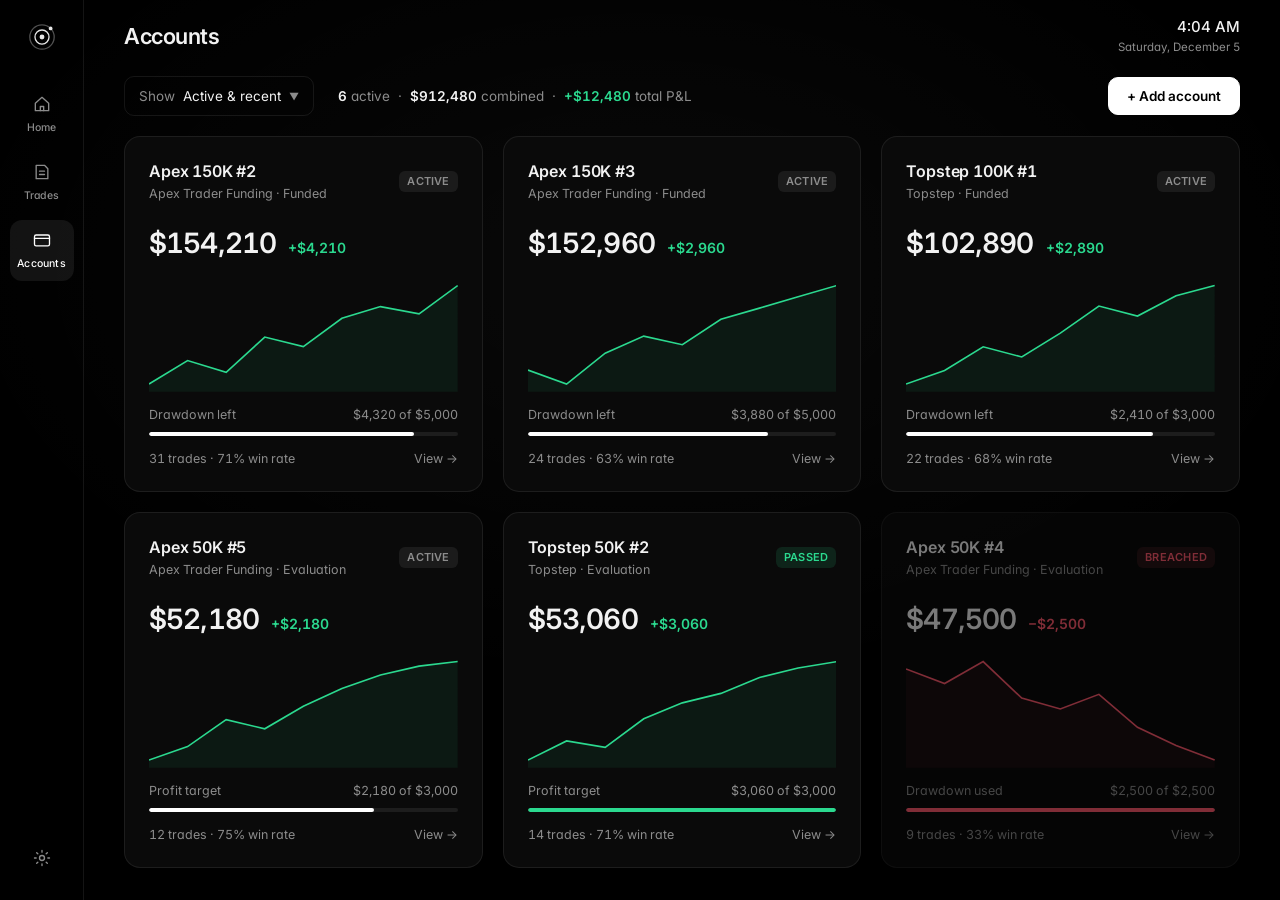
<file: mockup/accounts.html>
<!doctype html>
<html lang="en">
<head>
<meta charset="utf-8">
<meta name="viewport" content="width=device-width, initial-scale=1">
<title>Accounts</title>
<link href="https://fonts.googleapis.com/css2?family=Inter:wght@300;400;500;600;700&display=swap" rel="stylesheet">
<link rel="stylesheet" href="hud.css">
</head>
<body data-page="accounts" data-title="Accounts">
<section id="content" class="page">
  <div class="toolbar">
    <div class="field"><span class="k">Show</span> Active &amp; recent <span class="chev">▼</span></div>
    <div class="muted" style="margin-left:14px;font-size:13.5px"><b style="color:var(--text);font-weight:600">6</b> active &nbsp;·&nbsp; <b style="color:var(--text);font-weight:600">$912,480</b> combined &nbsp;·&nbsp; <b class="up" style="font-weight:600">+$12,480</b> total P&amp;L</div>
    <div class="grow"></div>
    <button class="btn primary" data-open>+ Add account</button>
  </div>


  <div class="cards" id="cards"></div>

  <div class="scrim" hidden>
    <div class="modal" style="width:560px">
      <h2>Add account <small data-close>✕</small></h2>
      <div class="form">
        <div class="f w4"><label>Name</label><div class="in focus">Apex 150K #4</div></div>
        <div class="f w2"><label>Firm or broker</label><div class="in">Apex Trader Funding <span class="muted">▾</span></div></div>
        <div class="f w2"><label>Type</label><div class="seg"><span>Evaluation</span><span class="on">Funded</span></div></div>
        <div class="f w2"><label>Starting balance</label><div class="in">$150,000</div></div>
        <div class="f w2"><label>Max drawdown</label><div class="in">$5,000</div></div>
        <div class="f w4"><label>Notes</label><div class="in area">Trade only NQ and ES, max 2 contracts.</div></div>
      </div>
      <div class="actions"><button class="btn" data-close>Cancel</button><button class="btn primary">Save account</button></div>
    </div>
  </div>
</section>

<script src="chrome.js"></script>
<script>
  // name, firm, type, status, balance, pnl, trades, winrate, progress label, progress value, progress %, spark
  const accts = [
    ["Apex 150K #2", "Apex Trader Funding", "Funded", "Active", 154210, 4210, 31, "71%", "Drawdown left", "$4,320 of $5,000", 86, [0, 1, 0.5, 2, 1.6, 2.8, 3.3, 3, 4.2]],
    ["Apex 150K #3", "Apex Trader Funding", "Funded", "Active", 152960, 2960, 24, "63%", "Drawdown left", "$3,880 of $5,000", 78, [0, -0.5, 0.6, 1.2, 0.9, 1.8, 2.2, 2.6, 3]],
    ["Topstep 100K #1", "Topstep", "Funded", "Active", 102890, 2890, 22, "68%", "Drawdown left", "$2,410 of $3,000", 80, [0, 0.4, 1.1, 0.8, 1.5, 2.3, 2, 2.6, 2.9]],
    ["Apex 50K #5", "Apex Trader Funding", "Evaluation", "Active", 52180, 2180, 12, "75%", "Profit target", "$2,180 of $3,000", 73, [0, 0.3, 0.9, 0.7, 1.2, 1.6, 1.9, 2.1, 2.2]],
    ["Topstep 50K #2", "Topstep", "Evaluation", "Passed", 53060, 3060, 14, "71%", "Profit target", "$3,060 of $3,000", 100, [0, 0.6, 0.4, 1.3, 1.8, 2.1, 2.6, 2.9, 3.1]],
    ["Apex 50K #4", "Apex Trader Funding", "Evaluation", "Breached", 47500, -2500, 9, "33%", "Drawdown used", "$2,500 of $2,500", 100, [0, -0.4, 0.2, -0.8, -1.1, -0.7, -1.6, -2.1, -2.5]],
  ];
  const money = (v) => (v >= 0 ? "+$" : "−$") + Math.abs(v).toLocaleString();
  const spark = (pts, pos) => {
    const min = Math.min(...pts), max = Math.max(...pts), w = 300, h = 60;
    const d = pts.map((v, i) => (i ? "L" : "M") + ((i / (pts.length - 1)) * w).toFixed(1) + " " + (h - 4 - ((v - min) / (max - min || 1)) * (h - 8)).toFixed(1)).join(" ");
    const col = pos ? "#2bd98f" : "#ff5a6e";
    return `<svg viewBox="0 0 ${w} ${h}" preserveAspectRatio="none"><path d="${d} L${w} ${h} L0 ${h}Z" fill="${col}" fill-opacity=".07"/><path d="${d}" fill="none" stroke="${col}" stroke-width="1.6" vector-effect="non-scaling-stroke"/></svg>`;
  };
  document.getElementById("cards").innerHTML = accts.map(([name, firm, type, status, bal, pnl, n, wr, plabel, pval, pct, pts]) => {
    const pill = status === "Passed" ? "l" : status === "Breached" ? "s" : "n";
    const bar = status === "Breached" ? "background:var(--red)" : status === "Passed" ? "background:var(--green)" : "";
    return `
    <div class="panel acct ${status === "Breached" ? "dead" : ""}">
      <div class="row1">
        <div><div class="name">${name}</div><div class="firm">${firm} · ${type}</div></div>
        <span class="pill ${pill}">${status.toUpperCase()}</span>
      </div>
      <div class="bal"><span class="big">$${bal.toLocaleString()}</span><span class="pnl ${pnl >= 0 ? "up" : "dn"}">${money(pnl)}</span></div>
      <div class="spark">${spark(pts, pnl >= 0)}</div>
      <div class="prog"><span>${plabel}</span><span>${pval}</span></div>
      <div class="barline"><i style="width:${pct}%;${bar}"></i></div>
      <div class="prog" style="margin-top:14px"><span>${n} trades · ${wr} win rate</span><span>View →</span></div>
    </div>`;
  }).join("");
</script>
</body>
</html>
</file>
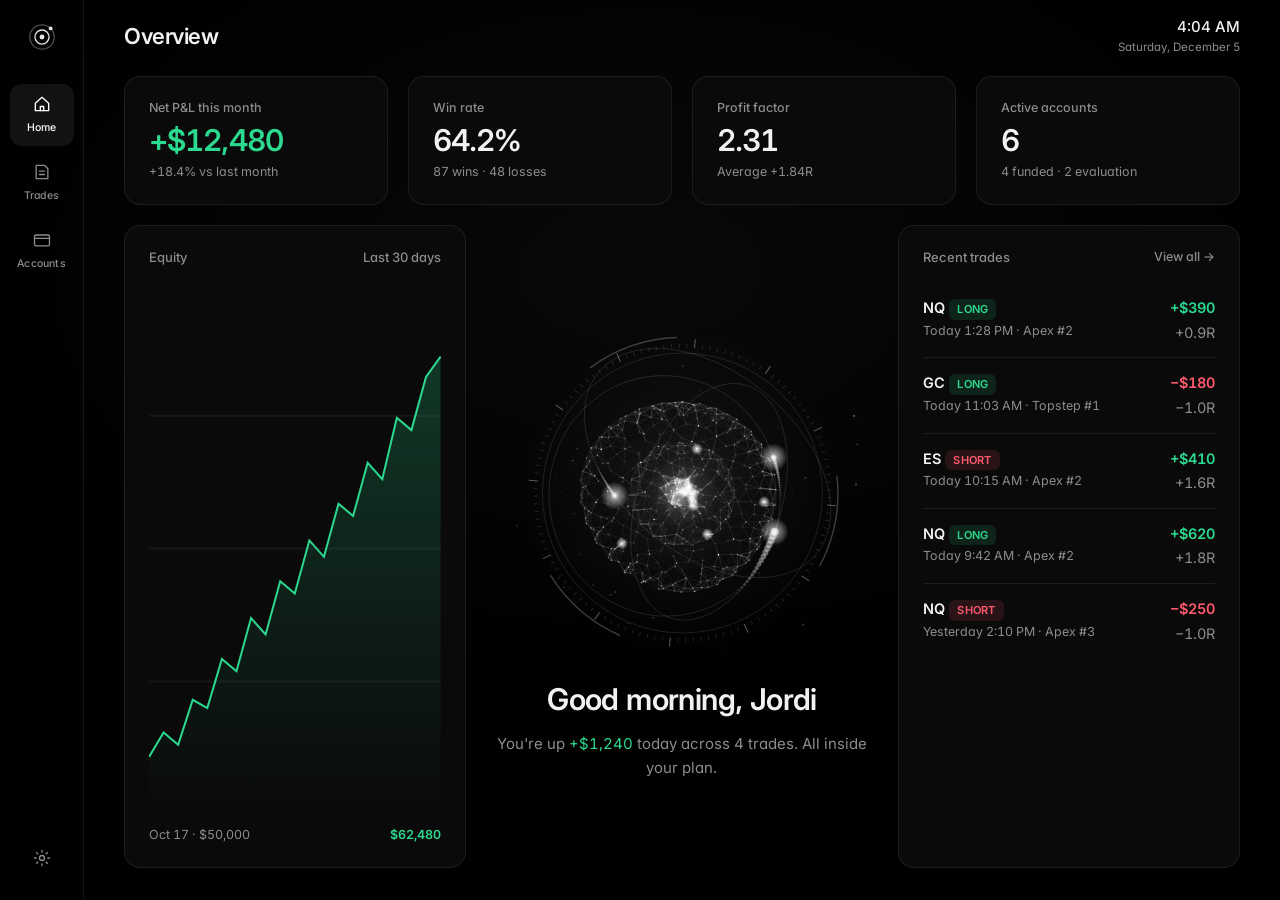
<file: mockup/dashboard.html>
<!doctype html>
<html lang="en">
<head>
<meta charset="utf-8">
<meta name="viewport" content="width=device-width, initial-scale=1">
<title>Trading Dashboard</title>
<link href="https://fonts.googleapis.com/css2?family=Inter:wght@300;400;500;600;700&display=swap" rel="stylesheet">
<link rel="stylesheet" href="hud.css">
</head>
<body data-page="dashboard" data-title="Overview">
<section id="content" class="dash">
  <div class="kpis">
    <div class="panel kpi"><div class="lbl">Net P&amp;L this month</div><div class="val up">+$12,480</div><div class="sub">+18.4% vs last month</div></div>
    <div class="panel kpi"><div class="lbl">Win rate</div><div class="val">64.2%</div><div class="sub">87 wins · 48 losses</div></div>
    <div class="panel kpi"><div class="lbl">Profit factor</div><div class="val">2.31</div><div class="sub">Average +1.84R</div></div>
    <div class="panel kpi"><div class="lbl">Active accounts</div><div class="val">6</div><div class="sub">4 funded · 2 evaluation</div></div>
  </div>

  <div class="panel chart" style="display:flex;flex-direction:column">
    <div class="ph">Equity <span>Last 30 days</span></div>
    <div style="flex:1;min-height:0">
      <svg viewBox="0 0 400 260" preserveAspectRatio="none">
        <defs><linearGradient id="eq" x1="0" y1="0" x2="0" y2="1"><stop offset="0" stop-color="#2bd98f" stop-opacity=".22"/><stop offset="1" stop-color="#2bd98f" stop-opacity="0"/></linearGradient></defs>
        <g stroke="rgba(255,255,255,.05)"><line x1="0" y1="65" x2="400" y2="65"/><line x1="0" y1="130" x2="400" y2="130"/><line x1="0" y1="195" x2="400" y2="195"/></g>
        <path d="M0 232 L20 220 L40 226 L60 204 L80 208 L100 184 L120 190 L140 164 L160 172 L180 146 L200 152 L220 126 L240 134 L260 108 L280 114 L300 88 L320 96 L340 66 L360 72 L380 46 L400 36 L400 260 L0 260Z" fill="url(#eq)"/>
        <path d="M0 232 L20 220 L40 226 L60 204 L80 208 L100 184 L120 190 L140 164 L160 172 L180 146 L200 152 L220 126 L240 134 L260 108 L280 114 L300 88 L320 96 L340 66 L360 72 L380 46 L400 36" fill="none" stroke="#2bd98f" stroke-width="2" vector-effect="non-scaling-stroke"/>
      </svg>
    </div>
    <div style="display:flex;justify-content:space-between;font-size:12.5px;color:var(--muted);margin-top:12px"><span>Oct 17 · $50,000</span><span class="up" style="font-weight:600">$62,480</span></div>
  </div>

  <div class="core">
    <canvas id="atom"></canvas>
    <div class="hello"><span id="greeting">Good evening</span>, Jordi</div>
    <div class="line">You're up <span class="up">+$1,240</span> today across 4 trades. All inside your plan.</div>
  </div>

  <div class="panel">
    <div class="ph">Recent trades <a href="trades.html">View all →</a></div>
    <div class="list">
      <div class="it"><b>NQ <span class="pill l">LONG</span></b><span class="r up">+$390</span><span class="m">Today 1:28 PM · Apex #2</span><span class="m r" style="font-weight:400">+0.9R</span></div>
      <div class="it"><b>GC <span class="pill l">LONG</span></b><span class="r dn">−$180</span><span class="m">Today 11:03 AM · Topstep #1</span><span class="m r" style="font-weight:400">−1.0R</span></div>
      <div class="it"><b>ES <span class="pill s">SHORT</span></b><span class="r up">+$410</span><span class="m">Today 10:15 AM · Apex #2</span><span class="m r" style="font-weight:400">+1.6R</span></div>
      <div class="it"><b>NQ <span class="pill l">LONG</span></b><span class="r up">+$620</span><span class="m">Today 9:42 AM · Apex #2</span><span class="m r" style="font-weight:400">+1.8R</span></div>
      <div class="it"><b>NQ <span class="pill s">SHORT</span></b><span class="r dn">−$250</span><span class="m">Yesterday 2:10 PM · Apex #3</span><span class="m r" style="font-weight:400">−1.0R</span></div>
    </div>
  </div>
</section>

<script src="chrome.js"></script>
<script src="atom.js"></script>
<script>
  const h = new Date().getHours();
  document.getElementById("greeting").textContent = h < 12 ? "Good morning" : h < 18 ? "Good afternoon" : "Good evening";
  createAtom(document.getElementById("atom"), { scale: 0.24, centerY: 0.5, density: 0.85 });
</script>
</body>
</html>
</file>
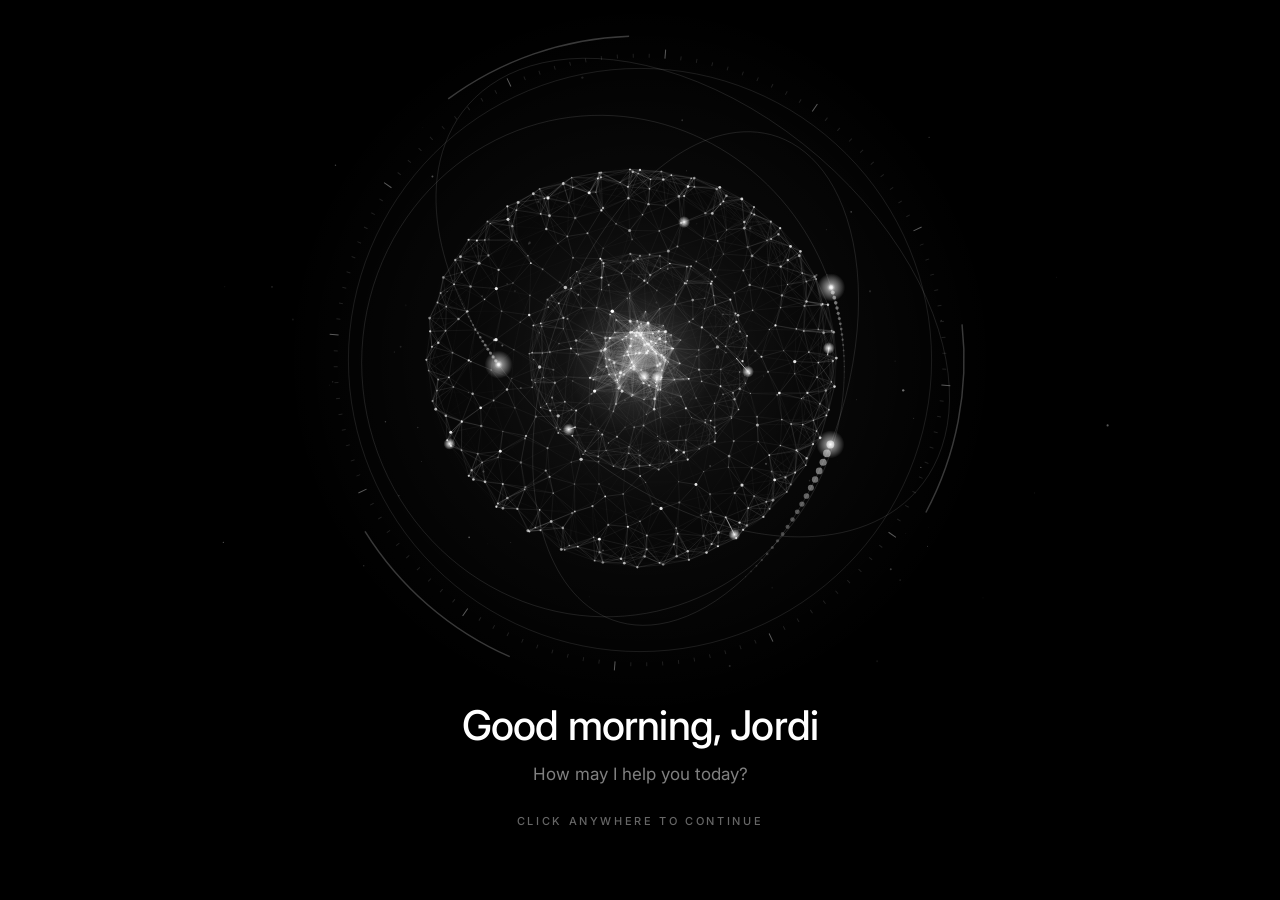
<file: mockup/intro.html>
<!doctype html>
<html lang="en">
<head>
<meta charset="utf-8">
<meta name="viewport" content="width=device-width, initial-scale=1">
<title>Welcome</title>
<link href="https://fonts.googleapis.com/css2?family=Inter:wght@300;400;500;600&display=swap" rel="stylesheet">
<style>
  * { box-sizing: border-box; }
  html, body { margin: 0; height: 100%; background: #000; color: #fff; overflow: hidden; cursor: pointer; }
  canvas { position: fixed; inset: 0; width: 100%; height: 100%; display: block; }
  .greet { position: fixed; left: 0; right: 0; bottom: 8vh; text-align: center; pointer-events: none; }
  .hello { font: 500 clamp(28px, 3.2vw, 44px) "Inter", sans-serif; letter-spacing: -0.02em; opacity: 0; animation: up 1.6s 0.8s ease-out forwards; }
  .sub { margin-top: 14px; font: 400 17px "Inter", sans-serif; color: rgba(255,255,255,0.5); opacity: 0; animation: up 1.6s 1.8s ease-out forwards; }
  .hint { margin-top: 30px; font: 500 11px "Inter", sans-serif; letter-spacing: 0.24em; color: rgba(255,255,255,0.4); opacity: 0; animation: up 1s 2.8s ease-out forwards, breathe 3.5s 3.8s ease-in-out infinite; }
  @keyframes up { from { opacity: 0; transform: translateY(12px); } to { opacity: 1; transform: none; } }
  @keyframes breathe { 50% { opacity: 0.35; } }
  .fade { position: fixed; inset: 0; background: #000; opacity: 0; pointer-events: none; transition: opacity 0.8s; }
  body.leaving .fade { opacity: 1; }
</style>
</head>
<body>
<canvas id="c"></canvas>
<div class="greet">
  <div class="hello"><span id="greeting">Good evening</span>, Jordi</div>
  <div class="sub">How may I help you today?</div>
  <div class="hint">CLICK ANYWHERE TO CONTINUE</div>
</div>
<div class="fade"></div>
<script src="atom.js"></script>
<script>
  const h = new Date().getHours();
  document.getElementById("greeting").textContent = h < 12 ? "Good morning" : h < 18 ? "Good afternoon" : "Good evening";
  createAtom(document.getElementById("c"), { scale: 0.2, centerY: 0.4 });
  addEventListener("click", () => {
    document.body.classList.add("leaving");
    setTimeout(() => (location.href = "dashboard.html"), 800);
  });
</script>
</body>
</html>
</file>
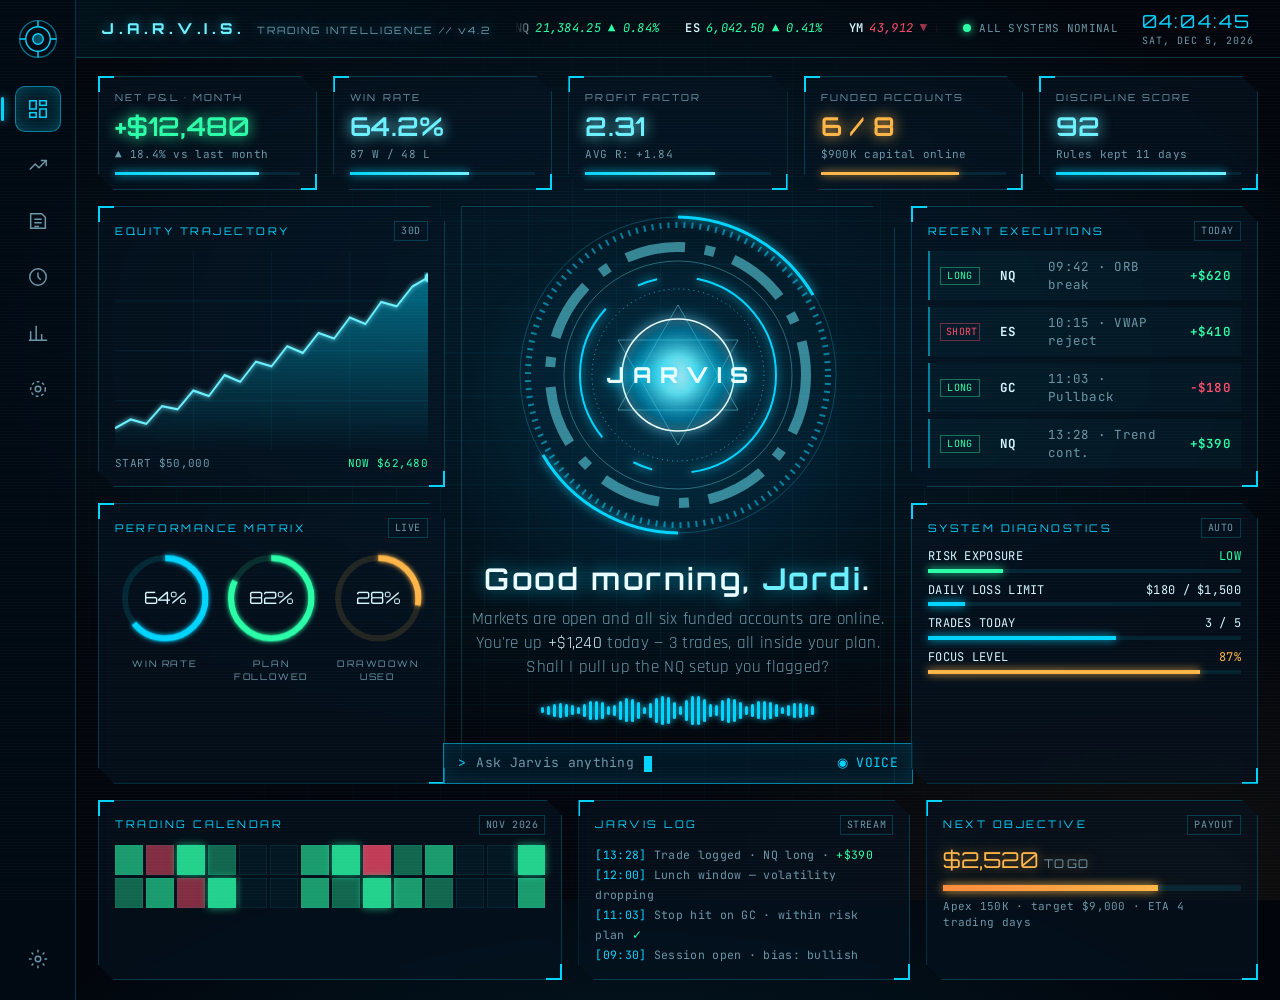
<file: mockup/jarvis-dashboard.html>
<!doctype html>
<html lang="en">
<head>
<meta charset="utf-8">
<meta name="viewport" content="width=device-width, initial-scale=1">
<title>Jarvis Trading Dashboard</title>
<link rel="preconnect" href="https://fonts.googleapis.com">
<link href="https://fonts.googleapis.com/css2?family=Orbitron:wght@400;600;800&family=Rajdhani:wght@400;500;600;700&family=JetBrains+Mono:wght@400;600&display=swap" rel="stylesheet">
<style>
:root {
  --bg: #02060c;
  --panel: rgba(6, 20, 34, 0.62);
  --line: rgba(0, 212, 255, 0.22);
  --line-strong: rgba(0, 212, 255, 0.55);
  --cyan: #00d4ff;
  --cyan-2: #6cf0ff;
  --cyan-dim: rgba(0, 212, 255, 0.5);
  --gold: #ffb547;
  --green: #2bffa8;
  --red: #ff4d6d;
  --text: #d6f6ff;
  --muted: #6c97a8;
  --hud: "Orbitron", "Rajdhani", sans-serif;
  --ui: "Rajdhani", system-ui, sans-serif;
  --mono: "JetBrains Mono", ui-monospace, monospace;
}
* { box-sizing: border-box; }
html, body { margin: 0; height: 100%; }
body {
  background:
    radial-gradient(1200px 700px at 50% 38%, rgba(0, 140, 200, 0.18), transparent 60%),
    radial-gradient(800px 500px at 90% 100%, rgba(255, 150, 40, 0.06), transparent 60%),
    var(--bg);
  color: var(--text); font: 15px/1.4 var(--ui); overflow: hidden; letter-spacing: 0.02em;
}
/* background grid + scanlines */
body::before {
  content: ""; position: fixed; inset: 0; pointer-events: none;
  background-image:
    linear-gradient(rgba(0, 212, 255, 0.05) 1px, transparent 1px),
    linear-gradient(90deg, rgba(0, 212, 255, 0.05) 1px, transparent 1px);
  background-size: 44px 44px;
  mask-image: radial-gradient(ellipse at center, #000 30%, transparent 80%);
}
body::after {
  content: ""; position: fixed; inset: 0; pointer-events: none;
  background: repeating-linear-gradient(0deg, rgba(255,255,255,0.018) 0 1px, transparent 1px 3px);
}

.app { position: relative; display: grid; grid-template-columns: 76px minmax(0, 1fr); height: 100vh; }

/* ---------- side rail ---------- */
.rail { border-right: 1px solid var(--line); background: rgba(2, 12, 22, 0.7); display: flex; flex-direction: column; align-items: center; padding: 18px 0; gap: 10px; }
.rail .logo { width: 42px; height: 42px; margin-bottom: 16px; }
.rail a { width: 46px; height: 46px; display: grid; place-items: center; border: 1px solid transparent; border-radius: 10px; color: var(--muted); position: relative; }
.rail a.on { color: var(--cyan); border-color: var(--line-strong); background: rgba(0, 212, 255, 0.08); box-shadow: 0 0 18px rgba(0, 212, 255, 0.25) inset; }
.rail a.on::before { content: ""; position: absolute; left: -15px; top: 10px; bottom: 10px; width: 3px; background: var(--cyan); box-shadow: 0 0 10px var(--cyan); border-radius: 2px; }
.rail svg { width: 22px; height: 22px; }
.rail .spacer { flex: 1; }

/* ---------- main ---------- */
.main { display: grid; grid-template-rows: 58px 1fr; min-width: 0; }
.top { min-width: 0; display: flex; align-items: center; gap: 24px; padding: 0 26px; border-bottom: 1px solid var(--line); background: linear-gradient(90deg, rgba(0, 212, 255, 0.06), transparent 40%); }
.top .title { font-family: var(--hud); font-weight: 800; letter-spacing: 0.32em; font-size: 15px; color: var(--cyan-2); text-shadow: 0 0 12px rgba(0, 212, 255, 0.6); }
.top .title small { color: var(--muted); font-weight: 400; letter-spacing: 0.2em; font-size: 10px; margin-left: 12px; }
.ticker { flex: 1; display: flex; gap: 26px; font-family: var(--mono); font-size: 12px; white-space: nowrap; overflow: hidden; mask-image: linear-gradient(90deg, transparent, #000 6%, #000 94%, transparent); }
.ticker span b { color: var(--text); font-weight: 600; margin-right: 6px; }
.up { color: var(--green); } .dn { color: var(--red); }
.top .clock { font-family: var(--hud); font-size: 18px; color: var(--cyan); letter-spacing: 0.12em; }
.top .clock small { display: block; font-family: var(--mono); font-size: 10px; color: var(--muted); letter-spacing: 0.1em; text-align: right; }
.status-dot { width: 8px; height: 8px; border-radius: 50%; background: var(--green); box-shadow: 0 0 10px var(--green); display: inline-block; margin-right: 8px; animation: blink 2s infinite; }
@keyframes blink { 50% { opacity: 0.35; } }

.grid { display: grid; grid-template-columns: minmax(0,1fr) minmax(0,1.25fr) minmax(0,1fr); grid-template-rows: auto minmax(0,1fr) auto; gap: 16px; padding: 18px 22px 20px; min-height: 0; }

/* ---------- panels ---------- */
.panel {
  position: relative; background: var(--panel); border: 1px solid var(--line); padding: 14px 16px; backdrop-filter: blur(6px);
  clip-path: polygon(0 0, calc(100% - 16px) 0, 100% 16px, 100% 100%, 16px 100%, 0 calc(100% - 16px));
}
.panel::before, .panel::after { content: ""; position: absolute; width: 14px; height: 14px; border: 2px solid var(--cyan); }
.panel::before { top: -1px; left: -1px; border-right: 0; border-bottom: 0; }
.panel::after { bottom: -1px; right: -1px; border-left: 0; border-top: 0; }
.ph { display: flex; justify-content: space-between; align-items: center; font-family: var(--hud); font-size: 10.5px; letter-spacing: 0.24em; color: var(--cyan); margin-bottom: 10px; }
.ph .tag { font-family: var(--mono); letter-spacing: 0.06em; color: var(--muted); font-size: 10px; border: 1px solid var(--line); padding: 2px 6px; }

.kpis { grid-column: 1 / -1; display: grid; grid-template-columns: repeat(5, minmax(0,1fr)); gap: 16px; }
.kpi .lbl { font-family: var(--hud); font-size: 9.5px; letter-spacing: 0.22em; color: var(--muted); }
.kpi .val { font-family: var(--hud); font-weight: 600; font-size: 26px; margin-top: 4px; text-shadow: 0 0 14px currentColor; }
.kpi .sub { font-family: var(--mono); font-size: 11px; color: var(--muted); margin-top: 2px; }
.kpi .bar { height: 3px; background: rgba(0, 212, 255, 0.1); margin-top: 10px; }
.kpi .bar i { display: block; height: 100%; background: linear-gradient(90deg, var(--cyan), var(--cyan-2)); box-shadow: 0 0 8px var(--cyan); }

.col { display: flex; flex-direction: column; gap: 16px; min-height: 0; }
.col > .panel { flex: 1; }

/* ---------- jarvis core ---------- */
.core { position: relative; display: flex; flex-direction: column; align-items: center; justify-content: center; text-align: center; }
.core .panel-free { position: absolute; inset: 0; border: 1px solid var(--line); background: radial-gradient(circle at 50% 42%, rgba(0, 180, 255, 0.12), transparent 60%); clip-path: polygon(0 0, calc(100% - 22px) 0, 100% 22px, 100% 100%, 22px 100%, 0 calc(100% - 22px)); }
.reactor { position: relative; width: 330px; height: 330px; margin-top: 4px; }
.reactor svg { position: absolute; inset: 0; width: 100%; height: 100%; overflow: visible; }
.spin { animation: spin 22s linear infinite; transform-origin: 50% 50%; }
.spin.rev { animation-direction: reverse; animation-duration: 14s; }
.spin.fast { animation-duration: 8s; }
@keyframes spin { to { transform: rotate(360deg); } }
.pulse { animation: pulse 3.2s ease-in-out infinite; transform-origin: 50% 50%; }
@keyframes pulse { 50% { transform: scale(1.06); opacity: 0.85; } }
.reactor .label { position: absolute; inset: 0; display: grid; place-items: center; font-family: var(--hud); font-weight: 800; letter-spacing: 0.4em; font-size: 22px; color: #e9fdff; text-shadow: 0 0 10px var(--cyan), 0 0 30px var(--cyan); padding-left: 0.4em; }

.greet { position: relative; margin-top: 18px; }
.greet .hello { font-family: var(--hud); font-size: 30px; font-weight: 600; letter-spacing: 0.08em; color: #eafcff; text-shadow: 0 0 18px rgba(0, 212, 255, 0.7); }
.greet .hello b { color: var(--cyan-2); }
.greet .line { font-size: 17px; color: var(--muted); margin-top: 8px; max-width: 520px; }
.greet .line em { color: var(--text); font-style: normal; }
.wave { display: flex; gap: 3px; justify-content: center; align-items: center; height: 34px; margin-top: 14px; }
.wave i { width: 3px; background: var(--cyan); box-shadow: 0 0 6px var(--cyan); border-radius: 2px; animation: wv 1.1s ease-in-out infinite; }
@keyframes wv { 50% { transform: scaleY(0.25); } }
.cmd { position: relative; margin-top: 16px; display: flex; align-items: center; gap: 10px; width: 470px; border: 1px solid var(--line-strong); background: rgba(0, 30, 50, 0.6); padding: 10px 14px; font-family: var(--mono); font-size: 13px; color: var(--muted); box-shadow: 0 0 24px rgba(0, 212, 255, 0.12) inset; }
.cmd .caret { width: 8px; height: 16px; background: var(--cyan); animation: blink 1s steps(1) infinite; }
.cmd .mic { margin-left: auto; color: var(--cyan); }

/* ---------- charts & lists ---------- */
.chart svg { width: 100%; height: 100%; display: block; }
.rows { display: flex; flex-direction: column; gap: 7px; font-family: var(--mono); font-size: 12.5px; }
.row { display: grid; grid-template-columns: 52px 40px minmax(0,1fr) 64px; gap: 8px; align-items: center; padding: 7px 10px; border-left: 2px solid var(--line-strong); background: rgba(0, 212, 255, 0.035); }
.row .side { font-size: 10px; padding: 1px 5px; border: 1px solid; text-align: center; width: 40px; }
.row .side.l { color: var(--green); border-color: rgba(43,255,168,.4); }
.row .side.s { color: var(--red); border-color: rgba(255,77,109,.4); }
.row .r { text-align: right; font-weight: 600; }
.row .t { color: var(--muted); }

.rings { display: grid; grid-template-columns: repeat(3, 1fr); gap: 6px; text-align: center; }
.rings svg { width: 100%; max-width: 104px; }
.rings .n { font-family: var(--hud); font-size: 9px; letter-spacing: 0.2em; color: var(--muted); margin-top: 4px; }

.sys { font-family: var(--mono); font-size: 12px; display: grid; gap: 9px; }
.sys .s { display: grid; grid-template-columns: 1fr auto; gap: 4px; }
.sys .s .meter { grid-column: 1 / -1; height: 4px; background: rgba(0, 212, 255, 0.1); }
.sys .s .meter i { display: block; height: 100%; background: var(--cyan); box-shadow: 0 0 8px var(--cyan); }
.log { font-family: var(--mono); font-size: 11.5px; color: var(--muted); line-height: 1.75; }
.log b { color: var(--cyan); font-weight: 400; }
.log .ok { color: var(--green); }

.heat { display: grid; grid-template-columns: repeat(14, 1fr); gap: 3px; }
.heat i { height: 30px; display: block; border: 1px solid rgba(0, 212, 255, 0.08); }

.bottom { grid-column: 1 / -1; display: grid; grid-template-columns: minmax(0,1.4fr) minmax(0,1fr) minmax(0,1fr); gap: 16px; }
</style>
</head>
<body>
<div class="app">
  <!-- side rail -->
  <aside class="rail">
    <svg class="logo" viewBox="0 0 48 48" fill="none" stroke="#00d4ff" stroke-width="1.6">
      <circle cx="24" cy="24" r="21" opacity=".5"/><circle cx="24" cy="24" r="14"/><circle cx="24" cy="24" r="6" fill="#00d4ff" fill-opacity=".35"/>
      <path d="M24 3v7M24 38v7M3 24h7M38 24h7" />
    </svg>
    <a class="on" href="#"><svg viewBox="0 0 24 24" fill="none" stroke="currentColor" stroke-width="1.6"><rect x="3" y="3" width="7" height="9"/><rect x="14" y="3" width="7" height="5"/><rect x="14" y="12" width="7" height="9"/><rect x="3" y="16" width="7" height="5"/></svg></a>
    <a href="#"><svg viewBox="0 0 24 24" fill="none" stroke="currentColor" stroke-width="1.6"><path d="M3 17l6-6 4 4 8-8"/><path d="M15 7h6v6"/></svg></a>
    <a href="#"><svg viewBox="0 0 24 24" fill="none" stroke="currentColor" stroke-width="1.6"><path d="M4 4h12l4 4v12H4z"/><path d="M8 10h8M8 14h8M8 18h5"/></svg></a>
    <a href="#"><svg viewBox="0 0 24 24" fill="none" stroke="currentColor" stroke-width="1.6"><circle cx="12" cy="12" r="9"/><path d="M12 7v5l3 3"/></svg></a>
    <a href="#"><svg viewBox="0 0 24 24" fill="none" stroke="currentColor" stroke-width="1.6"><path d="M4 20V10M10 20V4M16 20v-7M22 20H2"/></svg></a>
    <a href="#"><svg viewBox="0 0 24 24" fill="none" stroke="currentColor" stroke-width="1.6"><circle cx="12" cy="12" r="3"/><circle cx="12" cy="12" r="8" stroke-dasharray="3 3"/></svg></a>
    <div class="spacer"></div>
    <a href="#"><svg viewBox="0 0 24 24" fill="none" stroke="currentColor" stroke-width="1.6"><circle cx="12" cy="12" r="3"/><path d="M12 2v3M12 19v3M2 12h3M19 12h3M5 5l2 2M17 17l2 2M5 19l2-2M17 7l2-2"/></svg></a>
  </aside>

  <div class="main">
    <header class="top">
      <div class="title">J.A.R.V.I.S.<small>TRADING INTELLIGENCE // v4.2</small></div>
      <div class="ticker">
        <span><b>NQ</b><em class="up">21,384.25 ▲ 0.84%</em></span>
        <span><b>ES</b><em class="up">6,042.50 ▲ 0.41%</em></span>
        <span><b>YM</b><em class="dn">43,912 ▼ 0.12%</em></span>
        <span><b>GC</b><em class="up">2,688.4 ▲ 0.27%</em></span>
        <span><b>CL</b><em class="dn">68.91 ▼ 1.03%</em></span>
        <span><b>BTC</b><em class="up">91,240 ▲ 2.18%</em></span>
        <span><b>DXY</b><em class="dn">106.12 ▼ 0.09%</em></span>
        <span><b>VIX</b><em class="dn">14.82 ▼ 3.4%</em></span>
      </div>
      <div style="font-family:var(--mono);font-size:11px;color:var(--muted)"><span class="status-dot"></span>ALL SYSTEMS NOMINAL</div>
      <div class="clock"><span id="clock">--:--:--</span><small id="date">---</small></div>
    </header>

    <section class="grid">
      <!-- KPI strip -->
      <div class="kpis">
        <div class="panel kpi"><div class="lbl">NET P&amp;L · MONTH</div><div class="val" style="color:var(--green)">+$12,480</div><div class="sub">▲ 18.4% vs last month</div><div class="bar"><i style="width:78%"></i></div></div>
        <div class="panel kpi"><div class="lbl">WIN RATE</div><div class="val" style="color:var(--cyan-2)">64.2%</div><div class="sub">87 W / 48 L</div><div class="bar"><i style="width:64%"></i></div></div>
        <div class="panel kpi"><div class="lbl">PROFIT FACTOR</div><div class="val" style="color:var(--cyan-2)">2.31</div><div class="sub">AVG R: +1.84</div><div class="bar"><i style="width:70%"></i></div></div>
        <div class="panel kpi"><div class="lbl">FUNDED ACCOUNTS</div><div class="val" style="color:var(--gold)">6 / 8</div><div class="sub">$900K capital online</div><div class="bar"><i style="width:75%;background:var(--gold);box-shadow:0 0 8px var(--gold)"></i></div></div>
        <div class="panel kpi"><div class="lbl">DISCIPLINE SCORE</div><div class="val" style="color:var(--cyan-2)">92</div><div class="sub">Rules kept 11 days</div><div class="bar"><i style="width:92%"></i></div></div>
      </div>

      <!-- LEFT -->
      <div class="col">
        <div class="panel chart" style="display:flex;flex-direction:column">
          <div class="ph">EQUITY TRAJECTORY <span class="tag">30D</span></div>
          <div style="flex:1;min-height:150px">
            <svg viewBox="0 0 400 180" preserveAspectRatio="none">
              <defs>
                <linearGradient id="eq" x1="0" y1="0" x2="0" y2="1"><stop offset="0" stop-color="#00d4ff" stop-opacity=".45"/><stop offset="1" stop-color="#00d4ff" stop-opacity="0"/></linearGradient>
                <filter id="glow"><feGaussianBlur stdDeviation="2.4" result="b"/><feMerge><feMergeNode in="b"/><feMergeNode in="SourceGraphic"/></feMerge></filter>
              </defs>
              <g stroke="rgba(0,212,255,.08)">
                <line x1="0" y1="45" x2="400" y2="45"/><line x1="0" y1="90" x2="400" y2="90"/><line x1="0" y1="135" x2="400" y2="135"/>
                <line x1="100" y1="0" x2="100" y2="180"/><line x1="200" y1="0" x2="200" y2="180"/><line x1="300" y1="0" x2="300" y2="180"/>
              </g>
              <path d="M0 160 L20 152 L40 156 L60 140 L80 143 L100 126 L120 131 L140 112 L160 118 L180 100 L200 104 L220 86 L240 92 L260 74 L280 79 L300 60 L320 66 L340 46 L360 50 L380 32 L400 24 L400 180 L0 180Z" fill="url(#eq)"/>
              <path d="M0 160 L20 152 L40 156 L60 140 L80 143 L100 126 L120 131 L140 112 L160 118 L180 100 L200 104 L220 86 L240 92 L260 74 L280 79 L300 60 L320 66 L340 46 L360 50 L380 32 L400 24" fill="none" stroke="#6cf0ff" stroke-width="2" filter="url(#glow)"/>
              <circle cx="400" cy="24" r="4" fill="#6cf0ff" filter="url(#glow)"/>
            </svg>
          </div>
          <div style="display:flex;justify-content:space-between;font-family:var(--mono);font-size:11px;color:var(--muted);margin-top:6px"><span>START $50,000</span><span style="color:var(--green)">NOW $62,480</span></div>
        </div>
        <div class="panel">
          <div class="ph">PERFORMANCE MATRIX <span class="tag">LIVE</span></div>
          <div class="rings">
            <div>
              <svg viewBox="0 0 100 100"><circle cx="50" cy="50" r="40" fill="none" stroke="rgba(0,212,255,.12)" stroke-width="6"/><circle cx="50" cy="50" r="40" fill="none" stroke="#00d4ff" stroke-width="6" stroke-dasharray="161 251" transform="rotate(-90 50 50)" filter="url(#glow)"/><text x="50" y="56" text-anchor="middle" fill="#d6f6ff" font-family="Orbitron" font-size="17">64%</text></svg>
              <div class="n">WIN RATE</div>
            </div>
            <div>
              <svg viewBox="0 0 100 100"><circle cx="50" cy="50" r="40" fill="none" stroke="rgba(43,255,168,.12)" stroke-width="6"/><circle cx="50" cy="50" r="40" fill="none" stroke="#2bffa8" stroke-width="6" stroke-dasharray="206 251" transform="rotate(-90 50 50)" filter="url(#glow)"/><text x="50" y="56" text-anchor="middle" fill="#d6f6ff" font-family="Orbitron" font-size="17">82%</text></svg>
              <div class="n">PLAN FOLLOWED</div>
            </div>
            <div>
              <svg viewBox="0 0 100 100"><circle cx="50" cy="50" r="40" fill="none" stroke="rgba(255,181,71,.12)" stroke-width="6"/><circle cx="50" cy="50" r="40" fill="none" stroke="#ffb547" stroke-width="6" stroke-dasharray="70 251" transform="rotate(-90 50 50)" filter="url(#glow)"/><text x="50" y="56" text-anchor="middle" fill="#d6f6ff" font-family="Orbitron" font-size="17">28%</text></svg>
              <div class="n">DRAWDOWN USED</div>
            </div>
          </div>
        </div>
      </div>

      <!-- CENTER : JARVIS -->
      <div class="core">
        <div class="panel-free"></div>
        <div class="reactor">
          <svg viewBox="0 0 330 330">
            <defs>
              <radialGradient id="coreG"><stop offset="0" stop-color="#e8feff"/><stop offset=".25" stop-color="#6cf0ff"/><stop offset=".6" stop-color="#00a6d6" stop-opacity=".6"/><stop offset="1" stop-color="#003a55" stop-opacity="0"/></radialGradient>
              <filter id="bigglow"><feGaussianBlur stdDeviation="5" result="b"/><feMerge><feMergeNode in="b"/><feMergeNode in="SourceGraphic"/></feMerge></filter>
            </defs>
            <!-- outer tick ring -->
            <g class="spin" fill="none" stroke="#00d4ff">
              <circle cx="165" cy="165" r="158" stroke-opacity=".25"/>
              <circle cx="165" cy="165" r="150" stroke-width="6" stroke-dasharray="2 6" stroke-opacity=".55"/>
              <path d="M165 7 A158 158 0 0 1 300 85" stroke-width="3" filter="url(#bigglow)"/>
              <path d="M165 323 A158 158 0 0 1 30 245" stroke-width="3" filter="url(#bigglow)"/>
            </g>
            <!-- middle segmented ring -->
            <g class="spin rev" fill="none" stroke="#6cf0ff">
              <circle cx="165" cy="165" r="128" stroke-width="10" stroke-dasharray="60 20 10 20" stroke-opacity=".5"/>
              <circle cx="165" cy="165" r="114" stroke-opacity=".35"/>
            </g>
            <!-- inner fast ring -->
            <g class="spin fast" fill="none" stroke="#00d4ff">
              <circle cx="165" cy="165" r="98" stroke-width="2" stroke-dasharray="140 40 20 40" filter="url(#bigglow)"/>
              <circle cx="165" cy="165" r="86" stroke-width="1" stroke-dasharray="1 4" stroke-opacity=".8"/>
            </g>
            <!-- triangle-ish hex -->
            <g class="spin rev" style="animation-duration:30s" fill="none" stroke="#6cf0ff" stroke-opacity=".5">
              <polygon points="165,95 225,200 105,200"/>
              <polygon points="165,235 105,130 225,130"/>
            </g>
            <!-- glowing core -->
            <g class="pulse">
              <circle cx="165" cy="165" r="74" fill="url(#coreG)" opacity=".9"/>
              <circle cx="165" cy="165" r="56" fill="none" stroke="#e8feff" stroke-width="1.5" filter="url(#bigglow)"/>
            </g>
          </svg>
          <div class="label">JARVIS</div>
        </div>

        <div class="greet">
          <div class="hello"><span id="greeting">Good evening</span>, <b>Jordi</b>.</div>
          <div class="line">Markets are open and all six funded accounts are online. You're up <em>+$1,240</em> today — 3 trades, all inside your plan. Shall I pull up the NQ setup you flagged?</div>
          <div class="wave" id="wave"></div>
        </div>
        <div class="cmd"><span style="color:var(--cyan)">&gt;</span> Ask Jarvis anything<span class="caret"></span><span class="mic">◉ VOICE</span></div>
      </div>

      <!-- RIGHT -->
      <div class="col">
        <div class="panel">
          <div class="ph">RECENT EXECUTIONS <span class="tag">TODAY</span></div>
          <div class="rows">
            <div class="row"><span class="side l">LONG</span><b>NQ</b><span class="t">09:42 · ORB break</span><span class="r up">+$620</span></div>
            <div class="row"><span class="side s">SHORT</span><b>ES</b><span class="t">10:15 · VWAP reject</span><span class="r up">+$410</span></div>
            <div class="row"><span class="side l">LONG</span><b>GC</b><span class="t">11:03 · Pullback</span><span class="r dn">−$180</span></div>
            <div class="row"><span class="side l">LONG</span><b>NQ</b><span class="t">13:28 · Trend cont.</span><span class="r up">+$390</span></div>
          </div>
        </div>
        <div class="panel">
          <div class="ph">SYSTEM DIAGNOSTICS <span class="tag">AUTO</span></div>
          <div class="sys">
            <div class="s"><span>RISK EXPOSURE</span><span style="color:var(--green)">LOW</span><div class="meter"><i style="width:24%;background:var(--green);box-shadow:0 0 8px var(--green)"></i></div></div>
            <div class="s"><span>DAILY LOSS LIMIT</span><span>$180 / $1,500</span><div class="meter"><i style="width:12%"></i></div></div>
            <div class="s"><span>TRADES TODAY</span><span>3 / 5</span><div class="meter"><i style="width:60%"></i></div></div>
            <div class="s"><span>FOCUS LEVEL</span><span style="color:var(--gold)">87%</span><div class="meter"><i style="width:87%;background:var(--gold);box-shadow:0 0 8px var(--gold)"></i></div></div>
          </div>
        </div>
      </div>

      <!-- BOTTOM -->
      <div class="bottom">
        <div class="panel">
          <div class="ph">TRADING CALENDAR <span class="tag">NOV 2026</span></div>
          <div class="heat" id="heat"></div>
        </div>
        <div class="panel">
          <div class="ph">JARVIS LOG <span class="tag">STREAM</span></div>
          <div class="log">
            <div><b>[13:28]</b> Trade logged · NQ long · <span class="ok">+$390</span></div>
            <div><b>[12:00]</b> Lunch window — volatility dropping</div>
            <div><b>[11:03]</b> Stop hit on GC · within risk plan <span class="ok">✓</span></div>
            <div><b>[09:30]</b> Session open · bias: bullish</div>
          </div>
        </div>
        <div class="panel">
          <div class="ph">NEXT OBJECTIVE <span class="tag">PAYOUT</span></div>
          <div style="font-family:var(--hud);font-size:22px;color:var(--gold);text-shadow:0 0 12px rgba(255,181,71,.5)">$2,520 <span style="font-size:12px;color:var(--muted)">TO GO</span></div>
          <div class="kpi"><div class="bar" style="height:6px"><i style="width:72%;background:linear-gradient(90deg,#ff8a3d,#ffb547);box-shadow:0 0 10px var(--gold)"></i></div></div>
          <div style="font-family:var(--mono);font-size:11px;color:var(--muted);margin-top:8px">Apex 150K · target $9,000 · ETA 4 trading days</div>
        </div>
      </div>
    </section>
  </div>
</div>

<script>
  // greeting by time of day
  function greet() {
    const h = new Date().getHours();
    return h < 12 ? "Good morning" : h < 18 ? "Good afternoon" : "Good evening";
  }
  document.getElementById("greeting").textContent = greet();

  // clock
  const pad = (n) => String(n).padStart(2, "0");
  function tick() {
    const d = new Date();
    document.getElementById("clock").textContent = `${pad(d.getHours())}:${pad(d.getMinutes())}:${pad(d.getSeconds())}`;
    document.getElementById("date").textContent = d.toLocaleDateString("en-US", { weekday: "short", month: "short", day: "numeric", year: "numeric" }).toUpperCase();
  }
  tick(); setInterval(tick, 1000);

  // voice waveform
  const wave = document.getElementById("wave");
  for (let i = 0; i < 46; i++) {
    const b = document.createElement("i");
    const h = 6 + Math.abs(Math.sin(i * 0.55)) * 26 * (1 - Math.abs(i - 23) / 30);
    b.style.height = h + "px";
    b.style.animationDelay = (i * 0.04) + "s";
    wave.appendChild(b);
  }

  // calendar heatmap (2 rows x 14)
  const heat = document.getElementById("heat");
  const vals = [2,-1,3,1,0,0,2,3,-2,1,2,0,0,3,1,2,-1,3,0,0,2,1,3,2,1,0,0,2];
  vals.forEach((v) => {
    const c = document.createElement("i");
    if (v > 0) { c.style.background = `rgba(43,255,168,${0.15 + v * 0.22})`; c.style.boxShadow = v === 3 ? "0 0 8px rgba(43,255,168,.6)" : ""; }
    else if (v < 0) c.style.background = `rgba(255,77,109,${0.25 + -v * 0.25})`;
    else c.style.background = "rgba(0,212,255,.04)";
    heat.appendChild(c);
  });
</script>
</body>
</html>
</file>
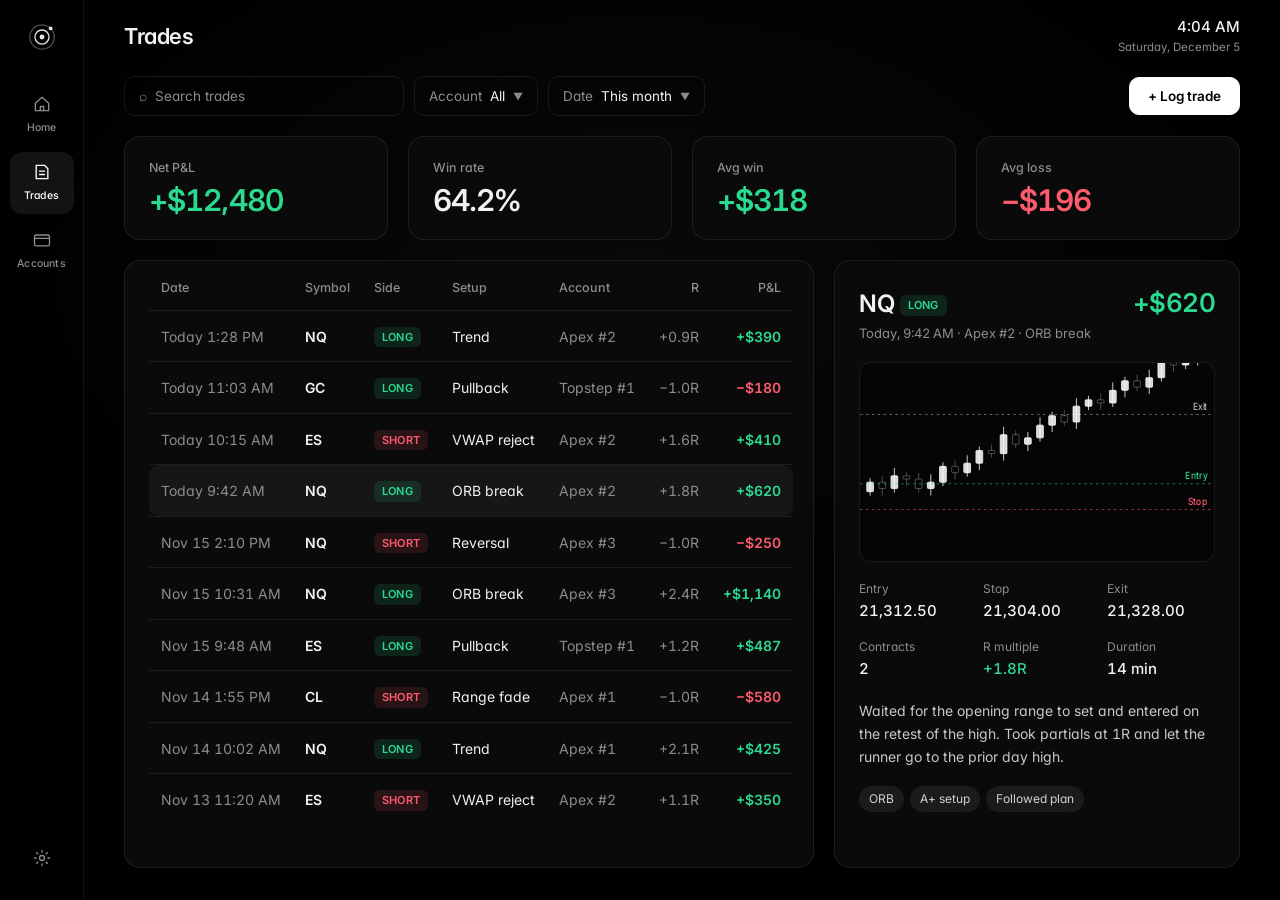
<file: mockup/trades.html>
<!doctype html>
<html lang="en">
<head>
<meta charset="utf-8">
<meta name="viewport" content="width=device-width, initial-scale=1">
<title>Trade Journal</title>
<link href="https://fonts.googleapis.com/css2?family=Inter:wght@300;400;500;600;700&display=swap" rel="stylesheet">
<link rel="stylesheet" href="hud.css">
</head>
<body data-page="trades" data-title="Trades">
<section id="content" class="page">
  <div class="toolbar">
    <div class="field search">⌕&nbsp; Search trades</div>
    <div class="field"><span class="k">Account</span> All <span class="chev">▼</span></div>
    <div class="field"><span class="k">Date</span> This month <span class="chev">▼</span></div>
    <div class="grow"></div>
    <button class="btn primary" data-open>+ Log trade</button>
  </div>

  <div class="stats">
    <div class="panel kpi"><div class="lbl">Net P&amp;L</div><div class="val up">+$12,480</div></div>
    <div class="panel kpi"><div class="lbl">Win rate</div><div class="val">64.2%</div></div>
    <div class="panel kpi"><div class="lbl">Avg win</div><div class="val up">+$318</div></div>
    <div class="panel kpi"><div class="lbl">Avg loss</div><div class="val dn">−$196</div></div>
  </div>

  <div class="split">
    <div class="panel" style="overflow:hidden;padding-top:18px">
      <table class="tbl">
        <thead><tr><th>Date</th><th>Symbol</th><th>Side</th><th>Setup</th><th>Account</th><th class="r">R</th><th class="r">P&amp;L</th></tr></thead>
        <tbody id="rows"></tbody>
      </table>
    </div>

    <div class="panel detail">
      <div class="head">
        <div><div class="sym">NQ <span class="pill l" style="vertical-align:middle">LONG</span></div><div class="muted" style="font-size:13px;margin-top:2px">Today, 9:42 AM · Apex #2 · ORB break</div></div>
        <div class="pnl up">+$620</div>
      </div>
      <div class="chartbox"><svg id="chart" viewBox="0 0 420 200" preserveAspectRatio="none"></svg></div>
      <div class="kv">
        <div><div class="k">Entry</div><div class="v">21,312.50</div></div>
        <div><div class="k">Stop</div><div class="v">21,304.00</div></div>
        <div><div class="k">Exit</div><div class="v">21,328.00</div></div>
        <div><div class="k">Contracts</div><div class="v">2</div></div>
        <div><div class="k">R multiple</div><div class="v up">+1.8R</div></div>
        <div><div class="k">Duration</div><div class="v">14 min</div></div>
      </div>
      <div class="notes">Waited for the opening range to set and entered on the retest of the high. Took partials at 1R and let the runner go to the prior day high.</div>
      <div class="tags"><span>ORB</span><span>A+ setup</span><span>Followed plan</span></div>
    </div>
  </div>

  <div class="scrim" hidden>
    <div class="modal">
      <h2>Log a trade <small data-close>✕</small></h2>
      <div class="form">
        <div class="f w2"><label>Account</label><div class="in">Apex 150K #2 <span class="muted">▾</span></div></div>
        <div class="f w2"><label>Date &amp; time</label><div class="in">Nov 16, 2026 · 1:28 PM</div></div>
        <div class="f"><label>Symbol</label><div class="in focus">NQ</div></div>
        <div class="f"><label>Side</label><div class="seg"><span class="on l">Long</span><span>Short</span></div></div>
        <div class="f"><label>Contracts</label><div class="in">2</div></div>
        <div class="f"><label>Setup</label><div class="in">Trend <span class="muted">▾</span></div></div>
        <div class="f"><label>Entry</label><div class="in">21,362.25</div></div>
        <div class="f"><label>Stop</label><div class="in">21,352.00</div></div>
        <div class="f"><label>Exit</label><div class="in">21,372.00</div></div>
        <div class="f"><label>P&amp;L</label><div class="in up">+$390.00</div></div>
        <div class="f w4"><label>Notes</label><div class="in area">Held through the pullback. Entry was a little early.</div></div>
        <div class="f w4"><div class="drop">Drop chart screenshots here, or click to upload</div></div>
      </div>
      <div class="actions"><button class="btn" data-close>Cancel</button><button class="btn primary">Save trade</button></div>
    </div>
  </div>
</section>

<script src="chrome.js"></script>
<script>
  const trades = [
    ["Today 1:28 PM", "NQ", "l", "Trend", "Apex #2", "+0.9", 390],
    ["Today 11:03 AM", "GC", "l", "Pullback", "Topstep #1", "−1.0", -180],
    ["Today 10:15 AM", "ES", "s", "VWAP reject", "Apex #2", "+1.6", 410],
    ["Today 9:42 AM", "NQ", "l", "ORB break", "Apex #2", "+1.8", 620, true],
    ["Nov 15 2:10 PM", "NQ", "s", "Reversal", "Apex #3", "−1.0", -250],
    ["Nov 15 10:31 AM", "NQ", "l", "ORB break", "Apex #3", "+2.4", 1140],
    ["Nov 15 9:48 AM", "ES", "l", "Pullback", "Topstep #1", "+1.2", 487],
    ["Nov 14 1:55 PM", "CL", "s", "Range fade", "Apex #1", "−1.0", -580],
    ["Nov 14 10:02 AM", "NQ", "l", "Trend", "Apex #1", "+2.1", 425],
    ["Nov 13 11:20 AM", "ES", "s", "VWAP reject", "Apex #2", "+1.1", 350],
  ];
  const money = (v) => (v >= 0 ? "+$" : "−$") + Math.abs(v).toLocaleString();
  document.getElementById("rows").innerHTML = trades.map(([d, s, side, setup, a, r, pnl, sel]) => `
    <tr class="${sel ? "sel" : ""}">
      <td class="m">${d}</td><td style="font-weight:600">${s}</td>
      <td><span class="pill ${side}">${side === "l" ? "LONG" : "SHORT"}</span></td>
      <td>${setup}</td><td class="m">${a}</td>
      <td class="r m">${r}R</td>
      <td class="r ${pnl >= 0 ? "up" : "dn"}" style="font-weight:600">${money(pnl)}</td>
    </tr>`).join("");

  // greyscale candlestick "screenshot" with entry / stop / exit lines
  const svg = document.getElementById("chart");
  let p = 130, out = "";
  const seed = [3, -2, 4, -1, -3, 2, 5, -2, 3, 4, -1, 6, -3, 2, 4, 3, -2, 5, 2, -1, 4, 3, -2, 3, 5, -1, 2, 4];
  seed.forEach((d, i) => {
    const o = p, c = p - d * 3.2, hi = Math.min(o, c) - 4 - (i % 3) * 2, lo = Math.max(o, c) + 4 + (i % 2) * 3, x = 12 + i * 14.4;
    const up = c < o, col = up ? "rgba(255,255,255,.85)" : "rgba(255,255,255,.3)";
    out += `<line x1="${x}" y1="${hi}" x2="${x}" y2="${lo}" stroke="${col}"/>`;
    out += `<rect x="${x - 4}" y="${Math.min(o, c)}" width="8" height="${Math.max(1.5, Math.abs(o - c))}" rx="1" fill="${up ? "rgba(255,255,255,.85)" : "#050505"}" stroke="${col}"/>`;
    p = c;
  });
  const lvl = (y, col, label) => `<line x1="0" y1="${y}" x2="420" y2="${y}" stroke="${col}" stroke-dasharray="3 4" stroke-opacity=".6"/><text x="412" y="${y - 5}" text-anchor="end" fill="${col}" font-size="10" font-family="Inter" font-weight="500">${label}</text>`;
  out += lvl(122, "#2bd98f", "Entry") + lvl(148, "#ff5a6e", "Stop") + lvl(52, "rgba(255,255,255,.7)", "Exit");
  svg.innerHTML = out;
</script>
</body>
</html>
</file>
<file: mockup/hud.css>
:root {
  --bg: #000;
  --panel: #0a0a0a;
  --line: rgba(255, 255, 255, 0.08);
  --line-strong: rgba(255, 255, 255, 0.18);
  --text: #f2f2f2;
  --muted: #8c8c8c;
  --faint: #555;
  --green: #2bd98f;
  --red: #ff5a6e;
  --font: "Inter", system-ui, -apple-system, "Segoe UI", sans-serif;
}
* { box-sizing: border-box; }
html, body { margin: 0; height: 100%; }
body {
  background: radial-gradient(1000px 600px at 50% 30%, rgba(255, 255, 255, 0.035), transparent 70%), var(--bg);
  color: var(--text); font: 14px/1.5 var(--font); overflow: hidden;
  -webkit-font-smoothing: antialiased; font-feature-settings: "tnum" 1, "cv11" 1;
}
.up { color: var(--green); } .dn { color: var(--red); }
.muted { color: var(--muted); }

.app { display: grid; grid-template-columns: 84px minmax(0, 1fr); height: 100vh; }

/* ---------- side menu ---------- */
.rail { border-right: 1px solid var(--line); display: flex; flex-direction: column; align-items: center; padding: 22px 0; gap: 6px; }
.rail .logo { width: 30px; height: 30px; margin-bottom: 26px; opacity: 0.9; }
.rail a { width: 64px; padding: 10px 0; display: flex; flex-direction: column; align-items: center; gap: 6px; border-radius: 12px; color: var(--muted); text-decoration: none; }
.rail a span { font-size: 10.5px; font-weight: 500; letter-spacing: 0.02em; }
.rail a.on { color: #fff; background: rgba(255, 255, 255, 0.07); }
.rail svg { width: 20px; height: 20px; }
.rail .spacer { flex: 1; }

/* ---------- top bar ---------- */
.main { display: grid; grid-template-rows: 72px minmax(0, 1fr); min-width: 0; }
.top { display: flex; align-items: center; gap: 16px; padding: 0 40px; }
.top h1 { margin: 0; font-size: 22px; font-weight: 600; letter-spacing: -0.02em; }
.top .grow { flex: 1; }
.top .clock { text-align: right; font-size: 15px; font-weight: 500; }
.top .clock small { display: block; font-size: 11.5px; color: var(--muted); font-weight: 400; }

/* ---------- building blocks ---------- */
.panel { background: var(--panel); border: 1px solid var(--line); border-radius: 16px; padding: 22px 24px; min-width: 0; }
.ph { display: flex; justify-content: space-between; align-items: center; font-size: 13px; font-weight: 500; color: var(--muted); margin-bottom: 16px; }
.ph a { color: var(--muted); text-decoration: none; font-size: 12.5px; }
.kpi .lbl { font-size: 12.5px; color: var(--muted); font-weight: 500; }
.kpi .val { font-size: 30px; font-weight: 600; letter-spacing: -0.03em; margin-top: 6px; line-height: 1.1; }
.kpi .sub { font-size: 12.5px; color: var(--muted); margin-top: 6px; }

.btn { font: 500 13.5px var(--font); padding: 10px 18px; border-radius: 10px; border: 1px solid var(--line-strong); background: transparent; color: var(--text); cursor: pointer; }
.btn.primary { background: #fff; color: #000; border-color: #fff; font-weight: 600; }

.pill { display: inline-block; font-size: 11px; font-weight: 600; padding: 2px 8px; border-radius: 6px; letter-spacing: 0.02em; }
.pill.l { color: var(--green); background: rgba(43, 217, 143, 0.12); }
.pill.s { color: var(--red); background: rgba(255, 90, 110, 0.12); }
.pill.n { color: var(--muted); background: rgba(255, 255, 255, 0.07); }

/* ---------- dashboard ---------- */
.dash { padding: 4px 40px 32px; display: grid; grid-template-columns: minmax(0, 1fr) minmax(0, 1.15fr) minmax(0, 1fr); grid-template-rows: auto minmax(0, 1fr); gap: 20px; min-height: 0; }
.kpis { grid-column: 1 / -1; display: grid; grid-template-columns: repeat(4, minmax(0, 1fr)); gap: 20px; }
.core { display: flex; flex-direction: column; align-items: center; justify-content: center; text-align: center; }
.core canvas { width: 100%; height: 360px; display: block; }
.core .hello { font-size: 30px; font-weight: 600; letter-spacing: -0.02em; margin-top: 4px; }
.core .line { font-size: 15px; color: var(--muted); margin-top: 10px; max-width: 420px; line-height: 1.6; }
.chart svg { width: 100%; height: 100%; display: block; }
.list { display: flex; flex-direction: column; }
.list .it { display: grid; grid-template-columns: 1fr auto; padding: 14px 0; border-bottom: 1px solid var(--line); gap: 2px 12px; }
.list .it:last-child { border-bottom: 0; }
.list .it b { font-weight: 600; font-size: 14.5px; }
.list .it .m { font-size: 12.5px; color: var(--muted); }
.list .it .r { text-align: right; font-weight: 600; font-size: 14.5px; }

/* ---------- pages ---------- */
.page { padding: 4px 40px 32px; display: flex; flex-direction: column; gap: 20px; min-height: 0; overflow: hidden; }
.toolbar { display: flex; align-items: center; gap: 10px; }
.toolbar .grow { flex: 1; }
.field { display: flex; align-items: center; gap: 8px; border: 1px solid var(--line); border-radius: 10px; padding: 9px 14px; font-size: 13.5px; color: var(--text); }
.field .k { color: var(--muted); }
.field.search { min-width: 280px; color: var(--muted); }
.field .chev { color: var(--muted); font-size: 10px; }
.stats { display: grid; grid-template-columns: repeat(4, minmax(0, 1fr)); gap: 20px; }

.split { display: grid; grid-template-columns: minmax(0, 1.7fr) minmax(0, 1fr); gap: 20px; min-height: 0; flex: 1; }
.tbl { width: 100%; border-collapse: collapse; font-size: 14px; }
.tbl th { text-align: left; font-weight: 500; font-size: 12.5px; color: var(--muted); padding: 0 12px 12px; border-bottom: 1px solid var(--line); }
.tbl td { padding: 14px 12px; border-bottom: 1px solid var(--line); white-space: nowrap; }
.tbl tr:last-child td { border-bottom: 0; }
.tbl tr.sel td { background: rgba(255, 255, 255, 0.05); }
.tbl tr.sel td:first-child { border-radius: 10px 0 0 10px; } .tbl tr.sel td:last-child { border-radius: 0 10px 10px 0; }
.tbl .r { text-align: right; }
.tbl .m { color: var(--muted); }

.detail { display: flex; flex-direction: column; gap: 18px; }
.detail .head { display: flex; align-items: baseline; justify-content: space-between; }
.detail .head .sym { font-size: 24px; font-weight: 600; letter-spacing: -0.02em; }
.detail .head .pnl { font-size: 26px; font-weight: 600; letter-spacing: -0.02em; }
.detail .chartbox { border-radius: 12px; background: #050505; border: 1px solid var(--line); height: 200px; overflow: hidden; }
.detail .chartbox svg { width: 100%; height: 100%; display: block; }
.kv { display: grid; grid-template-columns: repeat(3, 1fr); gap: 16px; }
.kv .k { font-size: 12px; color: var(--muted); }
.kv .v { font-size: 15px; font-weight: 500; margin-top: 2px; }
.notes { font-size: 14px; color: #c8c8c8; line-height: 1.65; }
.tags { display: flex; gap: 6px; flex-wrap: wrap; }
.tags span { font-size: 12px; padding: 4px 10px; border-radius: 999px; background: rgba(255, 255, 255, 0.07); color: #d0d0d0; }

/* accounts */
.cards { flex: 1; display: grid; grid-template-columns: repeat(3, minmax(0, 1fr)); grid-auto-rows: 1fr; gap: 20px; min-height: 0; }
.acct { display: flex; flex-direction: column; }
.acct .row1 { display: flex; justify-content: space-between; align-items: center; }
.acct .name { font-size: 16px; font-weight: 600; letter-spacing: -0.01em; }
.acct .firm { font-size: 12.5px; color: var(--muted); margin-top: 2px; }
.acct .bal { margin-top: 18px; display: flex; align-items: baseline; gap: 12px; }
.acct .bal .big { font-size: 28px; font-weight: 600; letter-spacing: -0.03em; }
.acct .bal .pnl { font-size: 14px; font-weight: 600; }
.acct .spark { flex: 1; min-height: 40px; margin: 14px 0; }
.acct .spark svg { width: 100%; height: 100%; display: block; }
.acct .prog { font-size: 12.5px; color: var(--muted); display: flex; justify-content: space-between; }
.acct .barline { height: 4px; border-radius: 4px; background: rgba(255, 255, 255, 0.08); margin-top: 8px; overflow: hidden; }
.acct .barline i { display: block; height: 100%; border-radius: 4px; background: #fff; }
.acct.dead { opacity: 0.5; }

/* modal */
.scrim { position: fixed; inset: 0; background: rgba(0, 0, 0, 0.7); backdrop-filter: blur(6px); display: grid; place-items: center; z-index: 10; }
.scrim[hidden] { display: none; }
.modal { width: 640px; background: #0b0b0b; border: 1px solid var(--line-strong); border-radius: 20px; padding: 28px 30px; box-shadow: 0 30px 80px rgba(0, 0, 0, 0.6); }
.modal h2 { margin: 0 0 22px; font-size: 20px; font-weight: 600; letter-spacing: -0.02em; display: flex; justify-content: space-between; align-items: center; }
.modal h2 small { color: var(--muted); font-size: 16px; font-weight: 400; cursor: pointer; }
.form { display: grid; grid-template-columns: repeat(4, 1fr); gap: 16px; }
.form .f { display: flex; flex-direction: column; gap: 7px; }
.form .f.w2 { grid-column: span 2; } .form .f.w4 { grid-column: span 4; }
.form label { font-size: 12.5px; color: var(--muted); font-weight: 500; }
.form .in { border: 1px solid var(--line-strong); border-radius: 10px; padding: 10px 12px; font-size: 14px; color: var(--text); min-height: 42px; display: flex; align-items: center; justify-content: space-between; }
.form .in.focus { border-color: #fff; }
.form .in.area { min-height: 76px; align-items: flex-start; color: #c8c8c8; }
.seg { display: flex; border: 1px solid var(--line-strong); border-radius: 10px; padding: 3px; }
.seg span { flex: 1; text-align: center; padding: 7px; border-radius: 7px; font-size: 13px; font-weight: 500; color: var(--muted); }
.seg span.on { background: #fff; color: #000; }
.seg span.on.l { background: var(--green); color: #000; }
.drop { border: 1px dashed var(--line-strong); border-radius: 12px; padding: 18px; text-align: center; font-size: 13px; color: var(--muted); }
.modal .actions { display: flex; justify-content: flex-end; gap: 10px; margin-top: 24px; }
</file>
